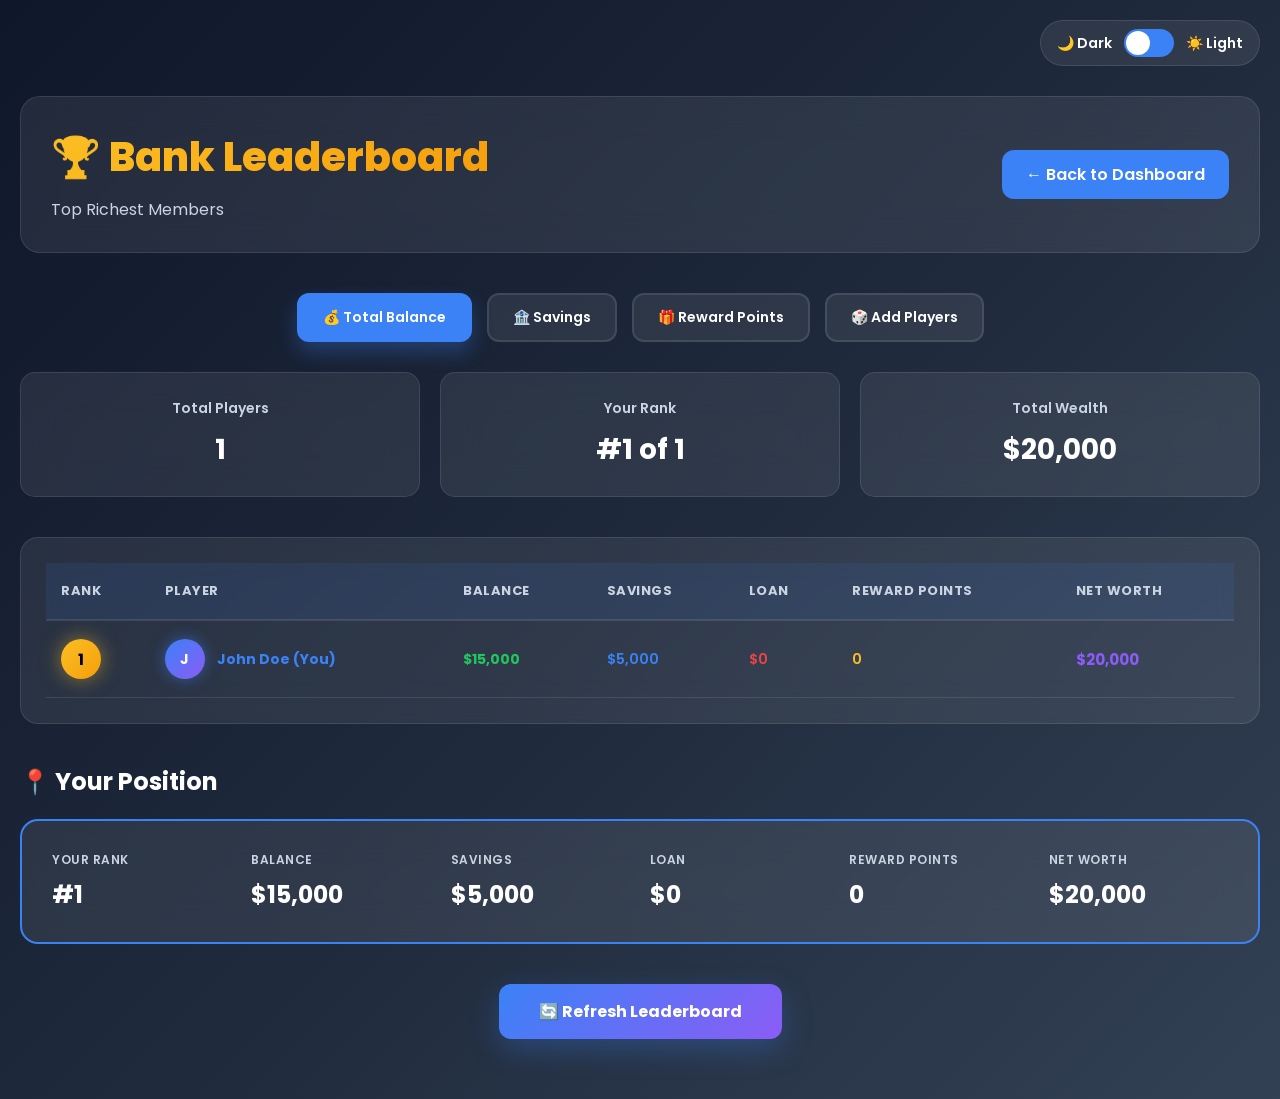
<file: leaderboard.html>
<!doctype html>
<html lang="en">
  <head>
    <meta charset="UTF-8" />
    <meta name="viewport" content="width=device-width, initial-scale=1.0" />
    <title>Bank Leaderboard - Rankings</title>

    <link rel="stylesheet" href="leaderboard.css" />
  </head>
  <body>
    <div class="container">
      <!-- Theme Toggle -->
      <div class="theme-toggle-container">
        <div class="theme-toggle" onclick="toggleLeaderboardTheme()">
          <span class="theme-toggle-label">🌙 Dark</span>
          <div class="theme-toggle-switch"></div>
          <span class="theme-toggle-label">☀️ Light</span>
        </div>
      </div>

      <!-- Header -->
      <header class="leaderboard-header">
        <div class="header-content">
          <h1>🏆 Bank Leaderboard</h1>
          <p>Top Richest Members</p>
        </div>
        <a href="index.html" class="back-button">← Back to Dashboard</a>
      </header>

      <!-- Filter Section -->
      <section class="filter-section">
        <button
          class="filter-btn active"
          onclick="filterLeaderboard('balance')"
        >
          💰 Total Balance
        </button>
        <button class="filter-btn" onclick="filterLeaderboard('savings')">
          🏦 Savings
        </button>
        <button class="filter-btn" onclick="filterLeaderboard('rewardPoints')">
          🎁 Reward Points
        </button>
        <button class="filter-btn" onclick="generateRandomPlayers()">
          🎲 Add Players
        </button>
      </section>

      <!-- Leaderboard Stats -->
      <section class="stats-section">
        <div class="stat-card">
          <h3>Total Players</h3>
          <p id="totalPlayers">1</p>
        </div>
        <div class="stat-card">
          <h3>Your Rank</h3>
          <p id="yourRank">-</p>
        </div>
        <div class="stat-card">
          <h3>Total Wealth</h3>
          <p id="totalWealth">$0</p>
        </div>
      </section>

      <!-- Leaderboard Table -->
      <section class="leaderboard-section">
        <table class="leaderboard-table">
          <thead>
            <tr>
              <th>Rank</th>
              <th>Player</th>
              <th>Balance</th>
              <th>Savings</th>
              <th>Loan</th>
              <th>Reward Points</th>
              <th>Net Worth</th>
            </tr>
          </thead>
          <tbody id="leaderboardBody">
            <!-- Leaderboard rows will be inserted here -->
          </tbody>
        </table>
      </section>

      <!-- Your Position -->
      <section class="your-position-section">
        <h2>📍 Your Position</h2>
        <div class="your-position-card" id="yourPositionCard">
          <!-- Your position will be shown here -->
        </div>
      </section>

      <!-- Refresh Button -->
      <section class="refresh-section">
        <button class="refresh-btn" onclick="refreshLeaderboard()">
          🔄 Refresh Leaderboard
        </button>
      </section>
    </div>

    <script src="leaderboard.js"></script>
  </body>
</html>
</file>
<file: leaderboard.css>
/* ===========================
   GOOGLE FONT
=========================== */

@import url("https://fonts.googleapis.com/css2?family=Poppins:wght@300;400;500;600;700;800&display=swap");

/* ===========================
   CSS VARIABLES - THEME COLORS
=========================== */

:root {
  --bg-primary: linear-gradient(135deg, #0f172a, #1e293b, #334155);
  --bg-secondary: rgba(255, 255, 255, 0.08);
  --text-primary: #fff;
  --text-secondary: #cbd5e1;
  --text-muted: #94a3b8;
  --border-color: rgba(255, 255, 255, 0.1);
  --card-hover: rgba(255, 255, 255, 0.12);
  --shadow: 0 20px 40px rgba(0, 0, 0, 0.3);
  --accent-gold: #fbbf24;
  --accent-silver: #d1d5db;
  --accent-bronze: #b45309;
}

body.light-mode {
  --bg-primary: linear-gradient(135deg, #f8fafc, #f1f5f9, #e2e8f0);
  --bg-secondary: rgba(15, 23, 42, 0.08);
  --text-primary: #0f172a;
  --text-secondary: #475569;
  --text-muted: #64748b;
  --border-color: rgba(15, 23, 42, 0.1);
  --card-hover: rgba(15, 23, 42, 0.12);
  --shadow: 0 20px 40px rgba(0, 0, 0, 0.1);
}

/* ===========================
   RESET
=========================== */

* {
  margin: 0;
  padding: 0;
  box-sizing: border-box;
  font-family: "Poppins", sans-serif;
}

body {
  background: var(--bg-primary);
  min-height: 100vh;
  color: var(--text-primary);
  padding: 20px;
  transition:
    background 0.4s ease,
    color 0.4s ease;
}

/* ===========================
   CONTAINER
=========================== */

.container {
  max-width: 1400px;
  margin: auto;
}

/* ===========================
   THEME TOGGLE
=========================== */

.theme-toggle-container {
  display: flex;
  justify-content: flex-end;
  margin-bottom: 30px;
}

.theme-toggle {
  display: flex;
  align-items: center;
  gap: 12px;
  background: var(--bg-secondary);
  border: 1px solid var(--border-color);
  border-radius: 25px;
  padding: 8px 16px;
  cursor: pointer;
  transition: 0.3s ease;
}

.theme-toggle:hover {
  background: var(--card-hover);
  transform: translateY(-2px);
}

.theme-toggle-label {
  font-weight: 600;
  font-size: 14px;
  user-select: none;
}

.theme-toggle-switch {
  width: 50px;
  height: 28px;
  background: #3b82f6;
  border-radius: 14px;
  position: relative;
  transition: 0.3s ease;
}

.theme-toggle-switch::after {
  content: "";
  position: absolute;
  width: 24px;
  height: 24px;
  background: #fff;
  border-radius: 50%;
  top: 2px;
  left: 2px;
  transition: 0.3s ease;
}

body.light-mode .theme-toggle-switch {
  background: #f59e0b;
}

body.light-mode .theme-toggle-switch::after {
  left: 24px;
}

/* ===========================
   HEADER
=========================== */

.leaderboard-header {
  display: flex;
  justify-content: space-between;
  align-items: center;
  margin-bottom: 40px;
  padding: 30px;
  background: var(--bg-secondary);
  border: 1px solid var(--border-color);
  border-radius: 20px;
  backdrop-filter: blur(20px);
}

.header-content h1 {
  font-size: 40px;
  font-weight: 800;
  margin-bottom: 10px;
  background: linear-gradient(135deg, #fbbf24, #f59e0b);
  -webkit-background-clip: text;
  -webkit-text-fill-color: transparent;
  background-clip: text;
}

.header-content p {
  color: var(--text-secondary);
  font-size: 16px;
}

.back-button {
  padding: 12px 24px;
  background: #3b82f6;
  color: #fff;
  border: none;
  border-radius: 12px;
  cursor: pointer;
  font-weight: 600;
  text-decoration: none;
  transition: 0.3s ease;
}

.back-button:hover {
  background: #2563eb;
  transform: translateY(-2px);
  box-shadow: 0 10px 20px rgba(59, 130, 246, 0.3);
}

/* ===========================
   FILTER SECTION
=========================== */

.filter-section {
  display: flex;
  flex-wrap: wrap;
  gap: 15px;
  margin-bottom: 30px;
  justify-content: center;
}

.filter-btn {
  padding: 12px 24px;
  background: var(--bg-secondary);
  border: 2px solid var(--border-color);
  color: var(--text-primary);
  border-radius: 12px;
  cursor: pointer;
  font-weight: 600;
  font-size: 14px;
  transition: 0.3s ease;
}

.filter-btn:hover {
  background: var(--card-hover);
  transform: translateY(-3px);
}

.filter-btn.active {
  background: #3b82f6;
  border-color: #3b82f6;
  color: #fff;
  box-shadow: 0 10px 20px rgba(59, 130, 246, 0.3);
}

/* ===========================
   STATS SECTION
=========================== */

.stats-section {
  display: grid;
  grid-template-columns: repeat(auto-fit, minmax(200px, 1fr));
  gap: 20px;
  margin-bottom: 40px;
}

.stat-card {
  background: var(--bg-secondary);
  border: 1px solid var(--border-color);
  border-radius: 15px;
  padding: 25px;
  text-align: center;
  backdrop-filter: blur(20px);
  transition: 0.3s ease;
  animation: fadeInUp 0.6s ease;
}

.stat-card:hover {
  transform: translateY(-8px);
  background: var(--card-hover);
  box-shadow: var(--shadow);
}

.stat-card h3 {
  color: var(--text-secondary);
  font-size: 14px;
  margin-bottom: 10px;
  font-weight: 600;
}

.stat-card p {
  color: var(--text-primary);
  font-size: 28px;
  font-weight: 700;
}

/* ===========================
   LEADERBOARD TABLE
=========================== */

.leaderboard-section {
  margin-bottom: 40px;
  background: var(--bg-secondary);
  border: 1px solid var(--border-color);
  border-radius: 18px;
  padding: 25px;
  backdrop-filter: blur(20px);
  overflow-x: auto;
}

.leaderboard-table {
  width: 100%;
  border-collapse: collapse;
}

.leaderboard-table thead {
  background: rgba(59, 130, 246, 0.1);
}

.leaderboard-table th {
  padding: 18px 15px;
  text-align: left;
  color: var(--text-secondary);
  font-weight: 700;
  font-size: 13px;
  text-transform: uppercase;
  letter-spacing: 0.5px;
  border-bottom: 2px solid var(--border-color);
}

.leaderboard-table tbody tr {
  border-bottom: 1px solid var(--border-color);
  transition: all 0.3s ease;
  animation: fadeIn 0.6s ease;
}

.leaderboard-table tbody tr:hover {
  background: var(--card-hover);
  transform: scale(1.02);
}

.leaderboard-table td {
  padding: 18px 15px;
  color: var(--text-primary);
  font-size: 14px;
}

/* Rank Badge */
.rank-badge {
  display: inline-flex;
  align-items: center;
  justify-content: center;
  width: 40px;
  height: 40px;
  border-radius: 50%;
  font-weight: 700;
  font-size: 16px;
  transition: 0.3s ease;
}

.rank-1 {
  background: linear-gradient(135deg, #fbbf24, #f59e0b);
  color: #000;
  box-shadow: 0 0 20px rgba(251, 191, 36, 0.5);
}

.rank-2 {
  background: linear-gradient(135deg, #d1d5db, #9ca3af);
  color: #000;
  box-shadow: 0 0 20px rgba(209, 213, 219, 0.3);
}

.rank-3 {
  background: linear-gradient(135deg, #b45309, #92400e);
  color: #fef3c7;
  box-shadow: 0 0 20px rgba(180, 83, 9, 0.3);
}

.rank-badge:not(.rank-1):not(.rank-2):not(.rank-3) {
  background: rgba(59, 130, 246, 0.2);
  color: var(--text-primary);
  border: 2px solid #3b82f6;
}

/* Player Name */
.player-name {
  display: flex;
  align-items: center;
  gap: 12px;
  font-weight: 600;
  color: var(--text-primary);
}

.player-avatar {
  width: 40px;
  height: 40px;
  border-radius: 50%;
  background: linear-gradient(135deg, #3b82f6, #8b5cf6);
  display: flex;
  align-items: center;
  justify-content: center;
  color: #fff;
  font-weight: 700;
}

.player-name.current-user {
  color: #3b82f6;
  font-weight: 700;
}

.player-name.current-user .player-avatar {
  box-shadow: 0 0 15px rgba(59, 130, 246, 0.5);
}

/* Balance Styling */
.balance-value {
  color: #22c55e;
  font-weight: 700;
}

.savings-value {
  color: #3b82f6;
  font-weight: 600;
}

.loan-value {
  color: #ef4444;
  font-weight: 600;
}

.points-value {
  color: #fbbf24;
  font-weight: 600;
}

.networth-value {
  color: #8b5cf6;
  font-weight: 700;
  font-size: 15px;
}

/* ===========================
   YOUR POSITION SECTION
=========================== */

.your-position-section {
  margin-bottom: 40px;
}

.your-position-section h2 {
  margin-bottom: 20px;
  color: var(--text-primary);
  font-size: 24px;
}

.your-position-card {
  background: var(--bg-secondary);
  border: 2px solid #3b82f6;
  border-radius: 18px;
  padding: 30px;
  backdrop-filter: blur(20px);
  animation: slideInUp 0.6s ease;
}

.position-content {
  display: grid;
  grid-template-columns: repeat(auto-fit, minmax(150px, 1fr));
  gap: 20px;
}

.position-item {
  display: flex;
  flex-direction: column;
  gap: 8px;
}

.position-item label {
  color: var(--text-secondary);
  font-size: 12px;
  font-weight: 600;
  text-transform: uppercase;
  letter-spacing: 0.5px;
}

.position-item value {
  color: var(--text-primary);
  font-size: 24px;
  font-weight: 700;
}

/* ===========================
   REFRESH SECTION
=========================== */

.refresh-section {
  display: flex;
  justify-content: center;
  margin-bottom: 40px;
}

.refresh-btn {
  padding: 15px 40px;
  background: linear-gradient(135deg, #3b82f6, #8b5cf6);
  color: #fff;
  border: none;
  border-radius: 12px;
  cursor: pointer;
  font-weight: 700;
  font-size: 16px;
  transition: 0.3s ease;
  box-shadow: 0 10px 30px rgba(59, 130, 246, 0.3);
}

.refresh-btn:hover {
  transform: translateY(-3px);
  box-shadow: 0 15px 40px rgba(59, 130, 246, 0.5);
}

.refresh-btn:active {
  transform: scale(0.98);
}

/* ===========================
   ANIMATIONS
=========================== */

@keyframes fadeIn {
  from {
    opacity: 0;
    transform: translateY(10px);
  }
  to {
    opacity: 1;
    transform: translateY(0);
  }
}

@keyframes fadeInUp {
  from {
    opacity: 0;
    transform: translateY(20px);
  }
  to {
    opacity: 1;
    transform: translateY(0);
  }
}

@keyframes slideInUp {
  from {
    opacity: 0;
    transform: translateY(30px);
  }
  to {
    opacity: 1;
    transform: translateY(0);
  }
}

/* ===========================
   RESPONSIVE DESIGN
=========================== */

@media (max-width: 1024px) {
  .leaderboard-header {
    flex-direction: column;
    gap: 20px;
    text-align: center;
  }

  .header-content h1 {
    font-size: 32px;
  }

  .leaderboard-table th,
  .leaderboard-table td {
    padding: 12px 10px;
    font-size: 12px;
  }

  .rank-badge {
    width: 35px;
    height: 35px;
    font-size: 14px;
  }
}

@media (max-width: 768px) {
  body {
    padding: 15px;
  }

  .leaderboard-header {
    padding: 20px;
  }

  .header-content h1 {
    font-size: 28px;
  }

  .filter-section {
    gap: 10px;
  }

  .filter-btn {
    padding: 10px 16px;
    font-size: 12px;
  }

  .stats-section {
    grid-template-columns: 1fr;
    gap: 15px;
  }

  .stat-card {
    padding: 20px;
  }

  .leaderboard-section {
    padding: 15px;
  }

  .leaderboard-table {
    font-size: 12px;
  }

  .leaderboard-table th,
  .leaderboard-table td {
    padding: 10px 8px;
  }

  .player-name {
    gap: 8px;
  }

  .player-avatar {
    width: 32px;
    height: 32px;
    font-size: 14px;
  }

  .rank-badge {
    width: 32px;
    height: 32px;
    font-size: 12px;
  }

  .your-position-card {
    padding: 20px;
  }

  .position-content {
    grid-template-columns: 1fr;
    gap: 15px;
  }

  .refresh-btn {
    padding: 12px 30px;
    font-size: 14px;
  }
}

@media (max-width: 480px) {
  .header-content h1 {
    font-size: 24px;
  }

  .header-content p {
    font-size: 14px;
  }

  .back-button {
    padding: 10px 16px;
    font-size: 12px;
  }

  .filter-section {
    flex-direction: column;
  }

  .filter-btn {
    width: 100%;
  }

  .stat-card p {
    font-size: 20px;
  }

  .leaderboard-table {
    font-size: 10px;
  }

  .leaderboard-table th,
  .leaderboard-table td {
    padding: 8px 4px;
  }

  .player-name {
    flex-direction: column;
    align-items: flex-start;
  }

  .rank-badge {
    width: 28px;
    height: 28px;
    font-size: 10px;
  }

  .player-avatar {
    width: 28px;
    height: 28px;
  }

  .refresh-btn {
    width: 100%;
  }
}
</file>
